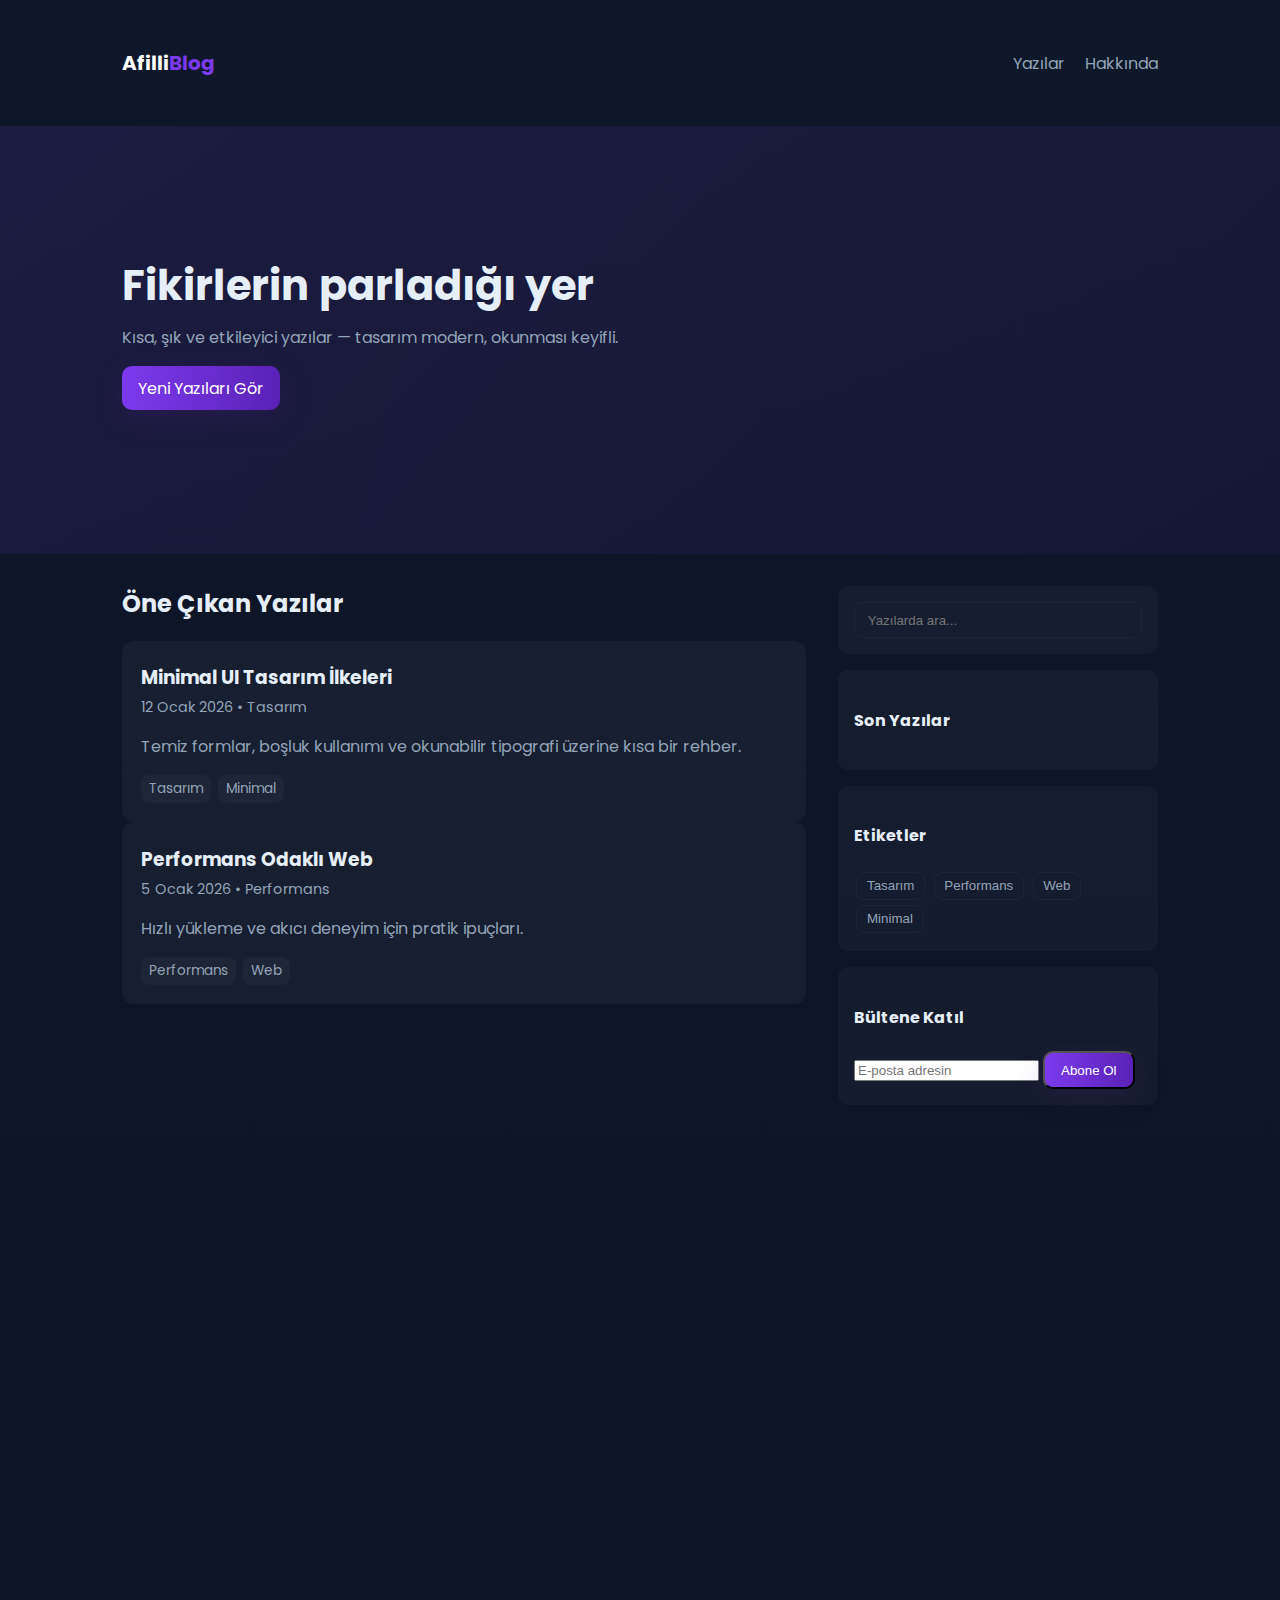
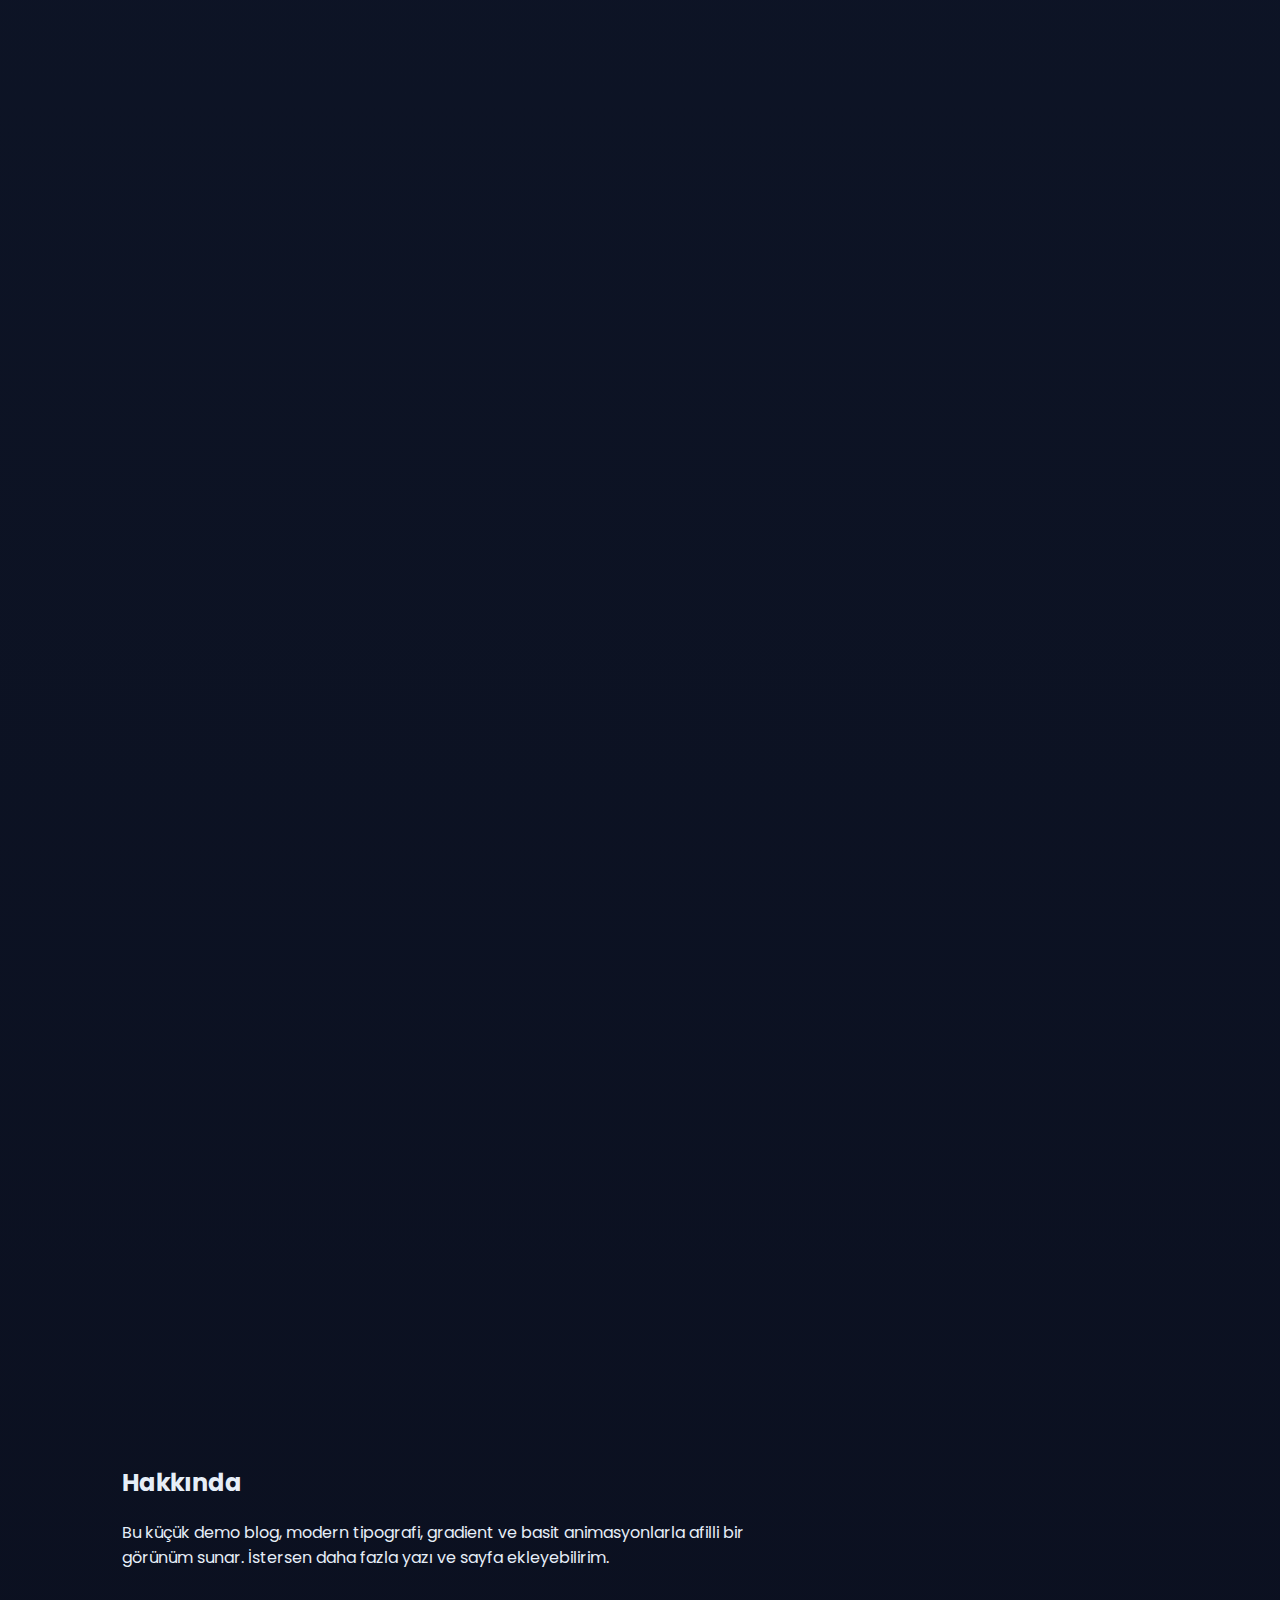
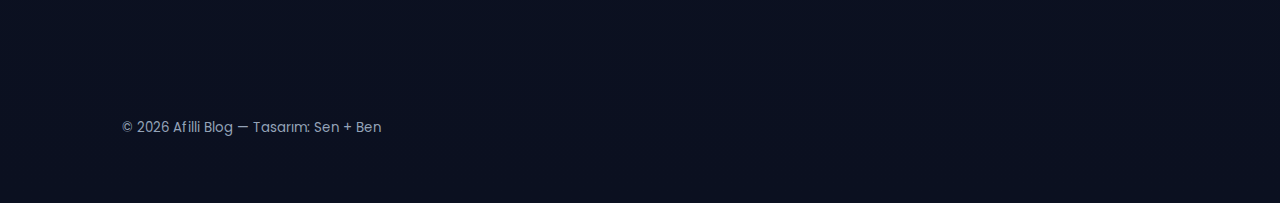
<file: index.html>
<!doctype html>
<html lang="tr">
<head>
  
  <script async src="https://www.googletagmanager.com/gtag/js?id=G-BHPZF3HH9C"></script>
  <script>
    window.dataLayer = window.dataLayer || [];
    function gtag(){dataLayer.push(arguments);}
    gtag('js', new Date());

    gtag('config', 'G-BHPZF3HH9C');
  </script>
  <meta name="google-site-verification" content="XGkEoF5x6cD7H_t8WLUtqfB189R0kCYMBsWnz6lGwuA" />
  <meta name="robots" content="index,follow">
  <link rel="canonical" href="https://siteeeeeee.vercel.app/">
  <link rel="sitemap" type="application/xml" title="Sitemap" href="/sitemap.xml">
  <script type="application/ld+json">
  {
    "@context": "https://schema.org",
    "@type": "Blog",
    "name": "Afilli Blog",
    "url": "https://siteeeeeee.vercel.app/",
    "description": "Kısa ve etkileyici yazılar, modern tasarım ve pratik ipuçları."
  }
  </script>
  <meta property="og:title" content="Afilli Blog">
  <meta property="og:description" content="Kısa ve etkileyici yazılar, modern tasarım ve pratik ipuçları.">
  <meta property="og:type" content="website">
  <meta property="og:url" content="https://siteeeeeee.vercel.app/">
  <meta charset="utf-8">
  <meta name="description" content="Afilli Blog — kısa ve etkileyici yazılar, modern tasarım ve pratik ipuçları.">
  <meta name="viewport" content="width=device-width,initial-scale=1">
  <title>Afilli Blog</title>
  <meta name="theme-color" content="#0f172a">
  <link rel="icon" href="favicon.svg" type="image/svg+xml">
  <link href="https://fonts.googleapis.com/css2?family=Poppins:wght@300;400;600;700&display=swap" rel="stylesheet">
  <link rel="stylesheet" href="styles.css">
</head>
<body>
  <header class="site-header">
    <div class="container header-row">
      <a class="brand" href="index.html">Afilli<span>Blog</span></a>
      <button class="nav-toggle" aria-label="Menü" aria-expanded="false">☰</button>
      <nav class="site-nav" id="site-nav" aria-label="Ana gezinme">
        <a href="#posts">Yazılar</a>
        <a href="#about">Hakkında</a>
      </nav>
    </div>
  </header>

  <main>
    <section class="hero">
      <div class="container hero-inner">
        <h1>Fikirlerin parladığı yer</h1>
        <p class="lead">Kısa, şık ve etkileyici yazılar — tasarım modern, okunması keyifli.</p>
        <p><a class="cta" href="#posts">Yeni Yazıları Gör</a></p>
      </div>
    </section>

    <div class="container blog-layout">
      <div class="content" role="main">
        <section id="posts" class="posts">
          <h2>Öne Çıkan Yazılar</h2>
          <div class="post-list">
            <article class="post-item card reveal" data-tags="tasarım,minimal">
              <a href="posts/post1.html">
                <h3>Minimal UI Tasarım İlkeleri</h3>
                <p class="meta">12 Ocak 2026 • Tasarım</p>
                <p>Temiz formlar, boşluk kullanımı ve okunabilir tipografi üzerine kısa bir rehber.</p>
              </a>
              <div class="tags"><span class="tag">Tasarım</span><span class="tag">Minimal</span></div>
            </article>

            <article class="post-item card reveal" data-tags="performans,web">
              <a href="posts/post2.html">
                <h3>Performans Odaklı Web</h3>
                <p class="meta">5 Ocak 2026 • Performans</p>
                <p>Hızlı yükleme ve akıcı deneyim için pratik ipuçları.</p>
              </a>
              <div class="tags"><span class="tag">Performans</span><span class="tag">Web</span></div>
            </article>

            <article class="post-item card reveal" data-tags="erişilebilirlik,tasarım">
              <a href="posts/post3.html">
                <h3>Erişilebilirlik ve Kullanılabilirlik</h3>
                <p class="meta">28 Aralık 2025 • Erişilebilirlik</p>
                <p>Web projelerinde erişilebilirlik sadece etik bir sorumluluk değil, aynı zamanda daha geniş bir kullanıcı kitlesine ulaşmanın anahtarıdır.</p>
              </a>
              <div class="tags"><span class="tag">Erişilebilirlik</span><span class="tag">Tasarım</span></div>
            </article>

            <article class="post-item card reveal" data-tags="seo,performans">
              <a href="posts/post4.html">
                <h3>SEO İçin Teknik İpuçları</h3>
                <p class="meta">20 Aralık 2025 • SEO</p>
                <p>Arama motorları için içerik optimizasyonu, yapılandırılmış veri ve hızlı yükleme süreleri birleştiğinde sonuç verir.</p>
              </a>
              <div class="tags"><span class="tag">SEO</span><span class="tag">Performans</span></div>
            </article>

            <article class="post-item card reveal" data-tags="css,tasarım">
              <a href="posts/post5.html">
                <h3>Modern CSS Teknikleri</h3>
                <p class="meta">15 Aralık 2025 • CSS</p>
                <p>Grid, Flexbox, değişkenler ve animasyonları birleştirerek sade ama güçlü arayüzler oluşturabilirsiniz.</p>
              </a>
              <div class="tags"><span class="tag">CSS</span><span class="tag">Tasarım</span></div>
            </article>

            <article class="post-item card reveal" data-tags="javascript,etkileşim">
              <a href="posts/post6.html">
                <h3>Minimal JavaScript: Doğru Araçlar</h3>
                <p class="meta">1 Aralık 2025 • JavaScript</p>
                <p>İhtiyaç duyulan davranışı eklerken, performansı ve bakım kolaylığını korumanın yolları.</p>
              </a>
              <div class="tags"><span class="tag">JavaScript</span><span class="tag">Etkileşim</span></div>
            </article>

            <article class="post-item card reveal" data-tags="tasarım,marka">
              <a href="posts/post7.html">
                <h3>Marka Dili ve Görsel Kimlik</h3>
                <p class="meta">10 Kasım 2025 • Marka</p>
                <p>Tutarlı bir görsel kimlik, kullanıcı güveni ve hatırlanabilirlik için kritik öneme sahiptir.</p>
              </a>
              <div class="tags"><span class="tag">Marka</span><span class="tag">Tasarım</span></div>
            </article>

            <article class="post-item card reveal" data-tags="içerik,yayıncılık">
              <a href="posts/post8.html">
                <h3>İçerik Stratejisi: Okuyucu Odaklı Yazma</h3>
                <p class="meta">2 Kasım 2025 • İçerik</p>
                <p>Okuyucunun dikkatini çekmek ve tutmak için yapılandırılmış, fayda odaklı içerik üretimi.</p>
              </a>
              <div class="tags"><span class="tag">İçerik</span><span class="tag">Yayıncılık</span></div>
            </article>

            <article class="post-item card reveal" data-tags="veri,analytics">
              <a href="posts/post9.html">
                <h3>Analitik ve Karar Verme</h3>
                <p class="meta">18 Ekim 2025 • Veri</p>
                <p>Veri yalnızca toplandığında değil, doğru yorumlandığında değer üretir. A/B testleri ve temel metrikler üzerine pratik rehber.</p>
              </a>
              <div class="tags"><span class="tag">Analitik</span><span class="tag">Veri</span></div>
            </article>

            <article class="post-item card reveal" data-tags="optimizasyon,ux">
              <a href="posts/post10.html">
                <h3>Hız Optimizasyonu: Gerçek Dünya Teknikleri</h3>
                <p class="meta">3 Ekim 2025 • Performans</p>
                <p>Gerçek kullanıcı verilerine (RUM) dayanan optimizasyon yaklaşımları ve önceliklendirme stratejileri.</p>
              </a>
              <div class="tags"><span class="tag">Optimizasyon</span><span class="tag">UX</span></div>
            </article>

            <article class="post-item card reveal" data-tags="sunucu,devops">
              <a href="posts/post11.html">
                <h3>Basit ve Güvenilir Deploy Süreçleri</h3>
                <p class="meta">20 Eylül 2025 • DevOps</p>
                <p>Küçük ekipler için otomasyon, rollback stratejileri ve güvenilir dağıtım adımları.</p>
              </a>
              <div class="tags"><span class="tag">DevOps</span><span class="tag">Deploy</span></div>
            </article>

            <article class="post-item card reveal" data-tags="gelişme,kariyer">
              <a href="posts/post12.html">
                <h3>Yazılım Geliştiricisi Olarak Sürekli Öğrenme</h3>
                <p class="meta">1 Eylül 2025 • Kariyer</p>
                <p>Teknoloji hızla değişiyor; sürekli öğrenme alışkanlıkları ve pratik yollar üzerine derin bir inceleme.</p>
              </a>
              <div class="tags"><span class="tag">Kariyer</span><span class="tag">Öğrenme</span></div>
            </article>
          </div>
        </section>

        <section id="about" class="about">
          <h2>Hakkında</h2>
          <p>Bu küçük demo blog, modern tipografi, gradient ve basit animasyonlarla afilli bir görünüm sunar. İstersen daha fazla yazı ve sayfa ekleyebilirim.</p>
        </section>
      </div>

      <aside class="sidebar">
        <div class="widget">
          <label for="search-input" class="visually-hidden">Yazılarda ara</label>
          <input id="search-input" class="search" placeholder="Yazılarda ara..." aria-label="Yazılarda ara">
        </div>

        <div class="widget">
          <h4>Son Yazılar</h4>
          <ul id="recent-posts" class="recent-posts"></ul>
        </div>

        <div class="widget">
          <h4>Etiketler</h4>
          <div class="tags">
            <button class="tag-filter">Tasarım</button>
            <button class="tag-filter">Performans</button>
            <button class="tag-filter">Web</button>
            <button class="tag-filter">Minimal</button>
          </div>
        </div>

        <div class="widget">
          <h4>Bültene Katıl</h4>
          <form id="newsletter" action="#" onsubmit="return false;">
            <input type="email" placeholder="E-posta adresin" required>
            <button class="cta" type="submit">Abone Ol</button>
          </form>
        </div>
      </aside>
    </div>
  </main>

  <footer class="site-footer">
    <div class="container"><small>© 2026 Afilli Blog — Tasarım: Sen + Ben</small></div>
  </footer>

  <script src="script.js"></script>
</body>
</html>
</file>
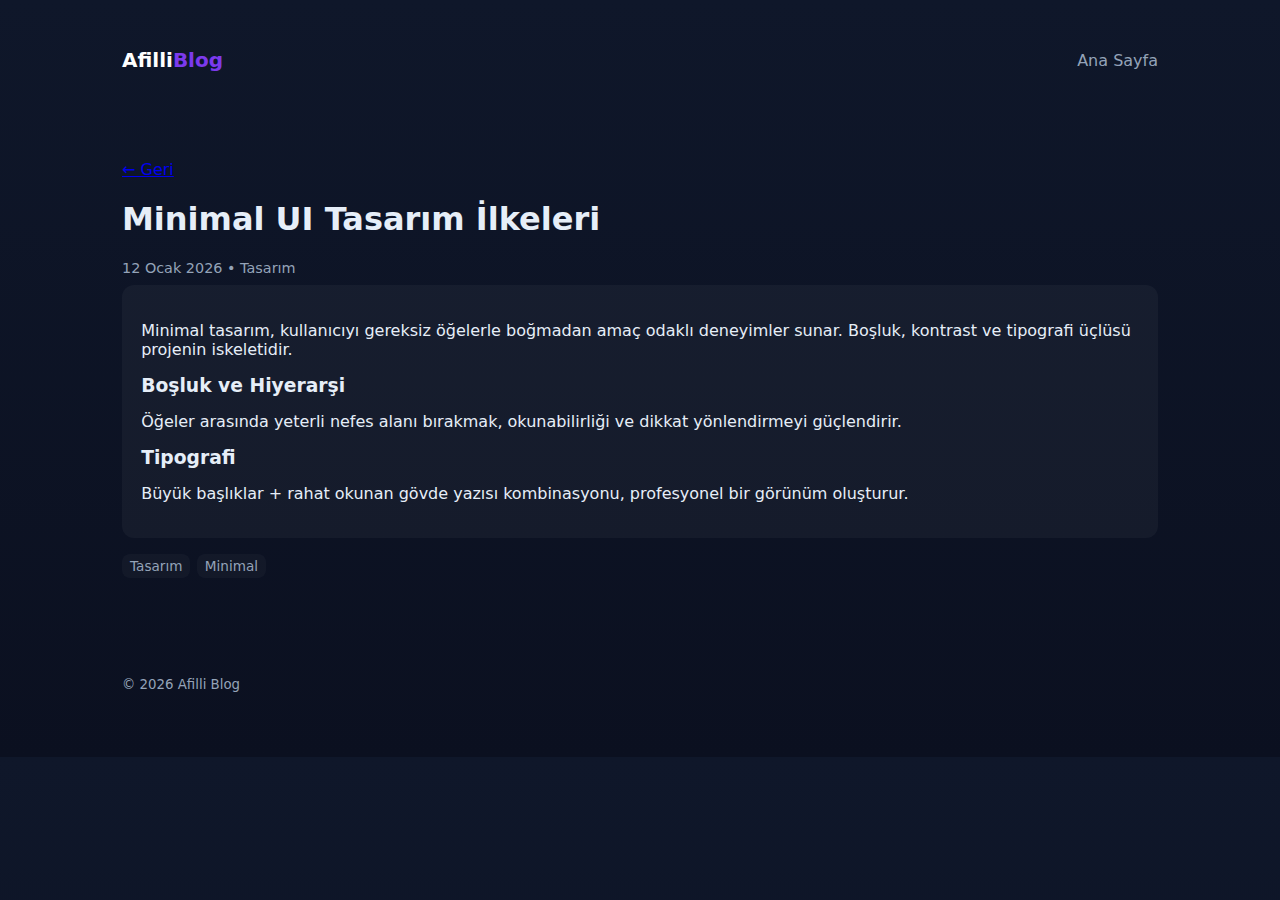
<file: posts/post1.html>
<!doctype html>
<html lang="tr">
<head>
  <script async src="https://www.googletagmanager.com/gtag/js?id=G-BHPZF3HH9C"></script>
  <script>
    window.dataLayer = window.dataLayer || [];
    function gtag(){dataLayer.push(arguments);}
    gtag('js', new Date());

    gtag('config', 'G-BHPZF3HH9C');
  </script>
</head>
  <meta name="robots" content="index,follow">
  <link rel="canonical" href="https://siteeeeeee.vercel.app/posts/post1.html">
  <script type="application/ld+json">
  {
    "@context":"https://schema.org",
    "@type":"Article",
    "headline":"Minimal UI Tasarım İlkeleri",
    "datePublished":"2026-01-12",
    "author": { "@type":"Person","name":"Afilli Blog" },
    "mainEntityOfPage": "https://siteeeeeee.vercel.app/posts/post1.html",
    "publisher": { "@type":"Organization","name":"Afilli Blog" }
  }
  </script>
  <meta charset="utf-8">
  <meta name="viewport" content="width=device-width,initial-scale=1">
  <title>Minimal UI Tasarım İlkeleri — Afilli Blog</title>
  <meta name="description" content="Minimal UI Tasarım İlkeleri: boşluk, tipografi ve hiyerarşi üzerine kısa rehber.">
  <link href="../styles.css" rel="stylesheet">
</head>
<body>
  <header class="site-header">
    <div class="container header-row">
      <a class="brand" href="../index.html">Afilli<span>Blog</span></a>
      <nav class="site-nav">
        <a href="../index.html">Ana Sayfa</a>
      </nav>
    </div>
  </header>

  <main class="container" style="padding-top:2.5rem">
    <a href="../index.html">← Geri</a>
    <h1>Minimal UI Tasarım İlkeleri</h1>
    <p class="meta">12 Ocak 2026 • Tasarım</p>
    <article class="post card">
      <p>Minimal tasarım, kullanıcıyı gereksiz öğelerle boğmadan amaç odaklı deneyimler sunar. Boşluk, kontrast ve tipografi üçlüsü projenin iskeletidir.</p>
      <h3>Boşluk ve Hiyerarşi</h3>
      <p>Öğeler arasında yeterli nefes alanı bırakmak, okunabilirliği ve dikkat yönlendirmeyi güçlendirir.</p>
      <h3>Tipografi</h3>
      <p>Büyük başlıklar + rahat okunan gövde yazısı kombinasyonu, profesyonel bir görünüm oluşturur.</p>
    </article>

    <div class="tags" style="margin-top:1rem"><span class="tag">Tasarım</span><span class="tag">Minimal</span></div>
  </main>

  <footer class="site-footer">
    <div class="container"><small>© 2026 Afilli Blog</small></div>
  </footer>

  <script src="../script.js"></script>
</body>
</html>
</file>
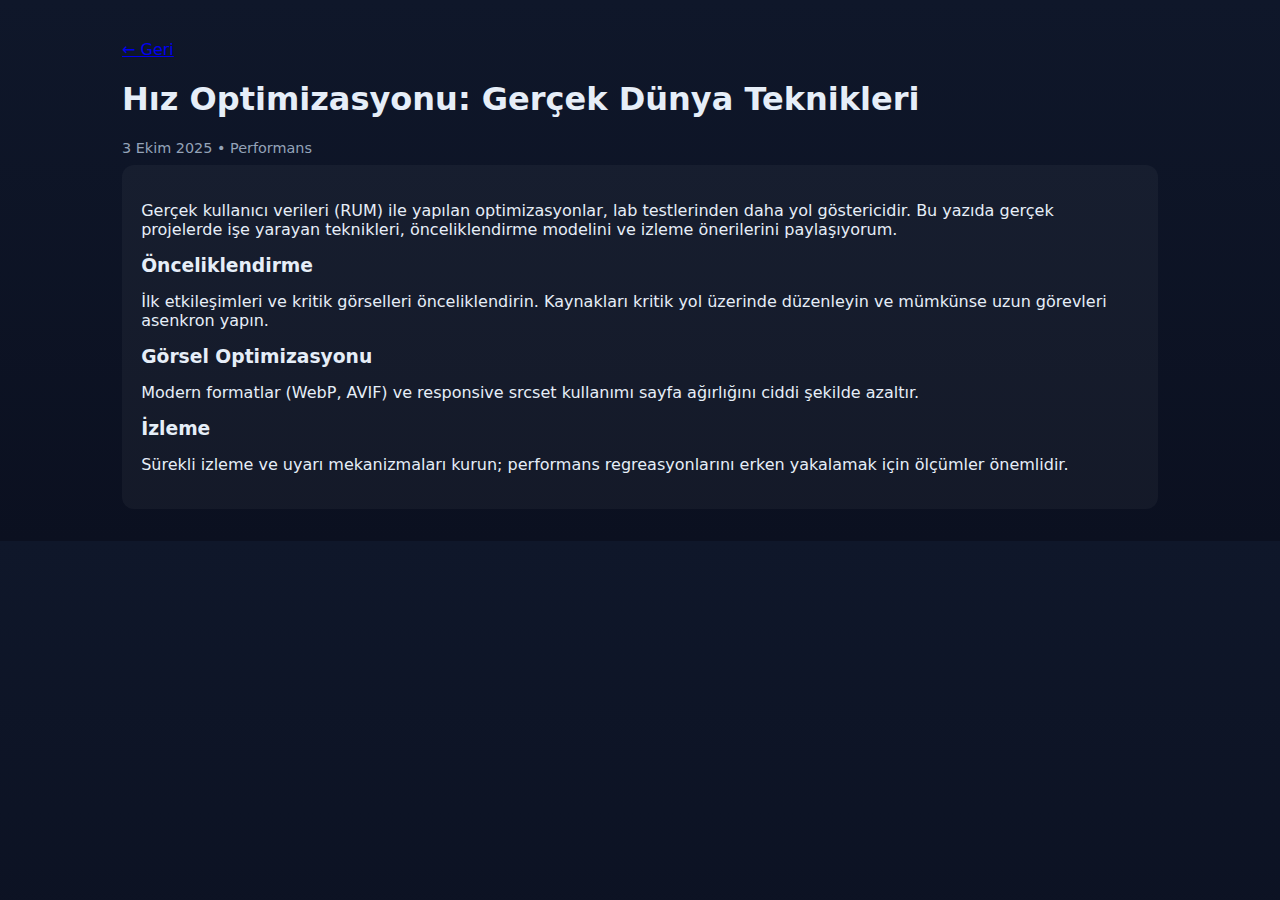
<file: posts/post10.html>
<!doctype html>
<html lang="tr">
<head>
  <script async src="https://www.googletagmanager.com/gtag/js?id=G-BHPZF3HH9C"></script>
  <script>
    window.dataLayer = window.dataLayer || [];
    function gtag(){dataLayer.push(arguments);}
    gtag('js', new Date());

    gtag('config', 'G-BHPZF3HH9C');
  </script>
  <meta charset="utf-8">
  <meta name="viewport" content="width=device-width,initial-scale=1">
  <title>Hız Optimizasyonu: Gerçek Dünya Teknikleri — Afilli Blog</title>
  <link href="../styles.css" rel="stylesheet">
</head>
<body>
  <main class="container" style="padding-top:2.5rem">
    <a href="../index.html">← Geri</a>
    <h1>Hız Optimizasyonu: Gerçek Dünya Teknikleri</h1>
    <p class="meta">3 Ekim 2025 • Performans</p>
    <article class="post card">
      <p>Gerçek kullanıcı verileri (RUM) ile yapılan optimizasyonlar, lab testlerinden daha yol göstericidir. Bu yazıda gerçek projelerde işe yarayan teknikleri, önceliklendirme modelini ve izleme önerilerini paylaşıyorum.</p>

      <h3>Önceliklendirme</h3>
      <p>İlk etkileşimleri ve kritik görselleri önceliklendirin. Kaynakları kritik yol üzerinde düzenleyin ve mümkünse uzun görevleri asenkron yapın.</p>

      <h3>Görsel Optimizasyonu</h3>
      <p>Modern formatlar (WebP, AVIF) ve responsive srcset kullanımı sayfa ağırlığını ciddi şekilde azaltır.</p>

      <h3>İzleme</h3>
      <p>Sürekli izleme ve uyarı mekanizmaları kurun; performans regreasyonlarını erken yakalamak için ölçümler önemlidir.</p>
    </article>
  </main>
  <script src="../script.js"></script>
</body>
</html>
</file>
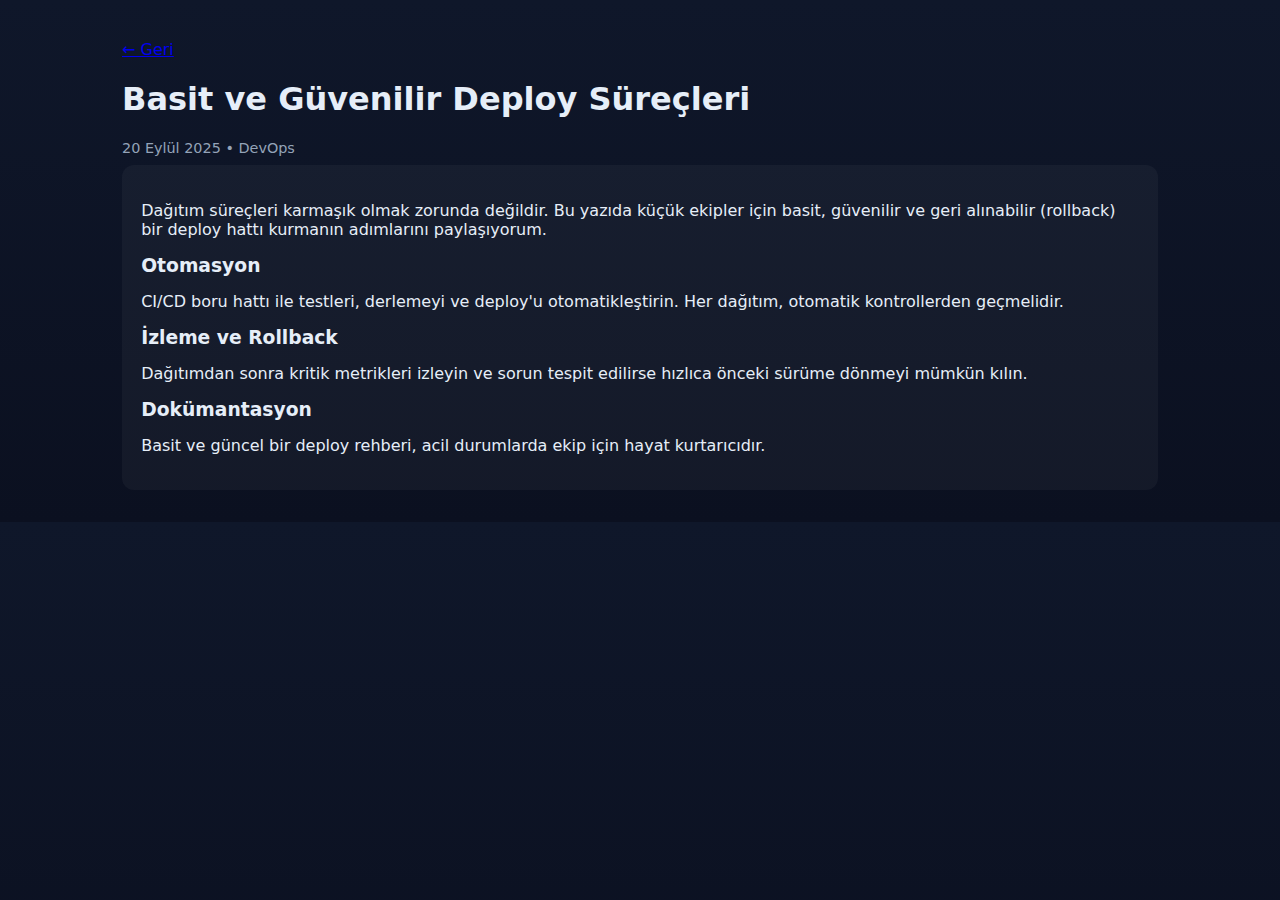
<file: posts/post11.html>
<!doctype html>
<html lang="tr">
<head>
  <script async src="https://www.googletagmanager.com/gtag/js?id=G-BHPZF3HH9C"></script>
  <script>
    window.dataLayer = window.dataLayer || [];
    function gtag(){dataLayer.push(arguments);}
    gtag('js', new Date());

    gtag('config', 'G-BHPZF3HH9C');
  </script>
  <meta name="robots" content="index,follow">
  <link rel="canonical" href="https://siteeeeeee.vercel.app/posts/post11.html">
  <script type="application/ld+json">
  {
    "@context":"https://schema.org",
    "@type":"Article",
    "headline":"Basit ve Güvenilir Deploy Süreçleri",
    "datePublished":"2025-09-20",
    "author": { "@type":"Person","name":"Afilli Blog" },
    "mainEntityOfPage": "https://siteeeeeee.vercel.app/posts/post11.html",
    "publisher": { "@type":"Organization","name":"Afilli Blog" }
  }
  </script>
  <meta charset="utf-8">
  <meta name="viewport" content="width=device-width,initial-scale=1">
  <title>Basit ve Güvenilir Deploy Süreçleri — Afilli Blog</title>
  <link href="../styles.css" rel="stylesheet">
</head>
<body>
  <main class="container" style="padding-top:2.5rem">
    <a href="../index.html">← Geri</a>
    <h1>Basit ve Güvenilir Deploy Süreçleri</h1>
    <p class="meta">20 Eylül 2025 • DevOps</p>
    <article class="post card">
      <p>Dağıtım süreçleri karmaşık olmak zorunda değildir. Bu yazıda küçük ekipler için basit, güvenilir ve geri alınabilir (rollback) bir deploy hattı kurmanın adımlarını paylaşıyorum.</p>

      <h3>Otomasyon</h3>
      <p>CI/CD boru hattı ile testleri, derlemeyi ve deploy'u otomatikleştirin. Her dağıtım, otomatik kontrollerden geçmelidir.</p>

      <h3>İzleme ve Rollback</h3>
      <p>Dağıtımdan sonra kritik metrikleri izleyin ve sorun tespit edilirse hızlıca önceki sürüme dönmeyi mümkün kılın.</p>

      <h3>Dokümantasyon</h3>
      <p>Basit ve güncel bir deploy rehberi, acil durumlarda ekip için hayat kurtarıcıdır.</p>
    </article>
  </main>
  <script src="../script.js"></script>
</body>
</html>
</file>
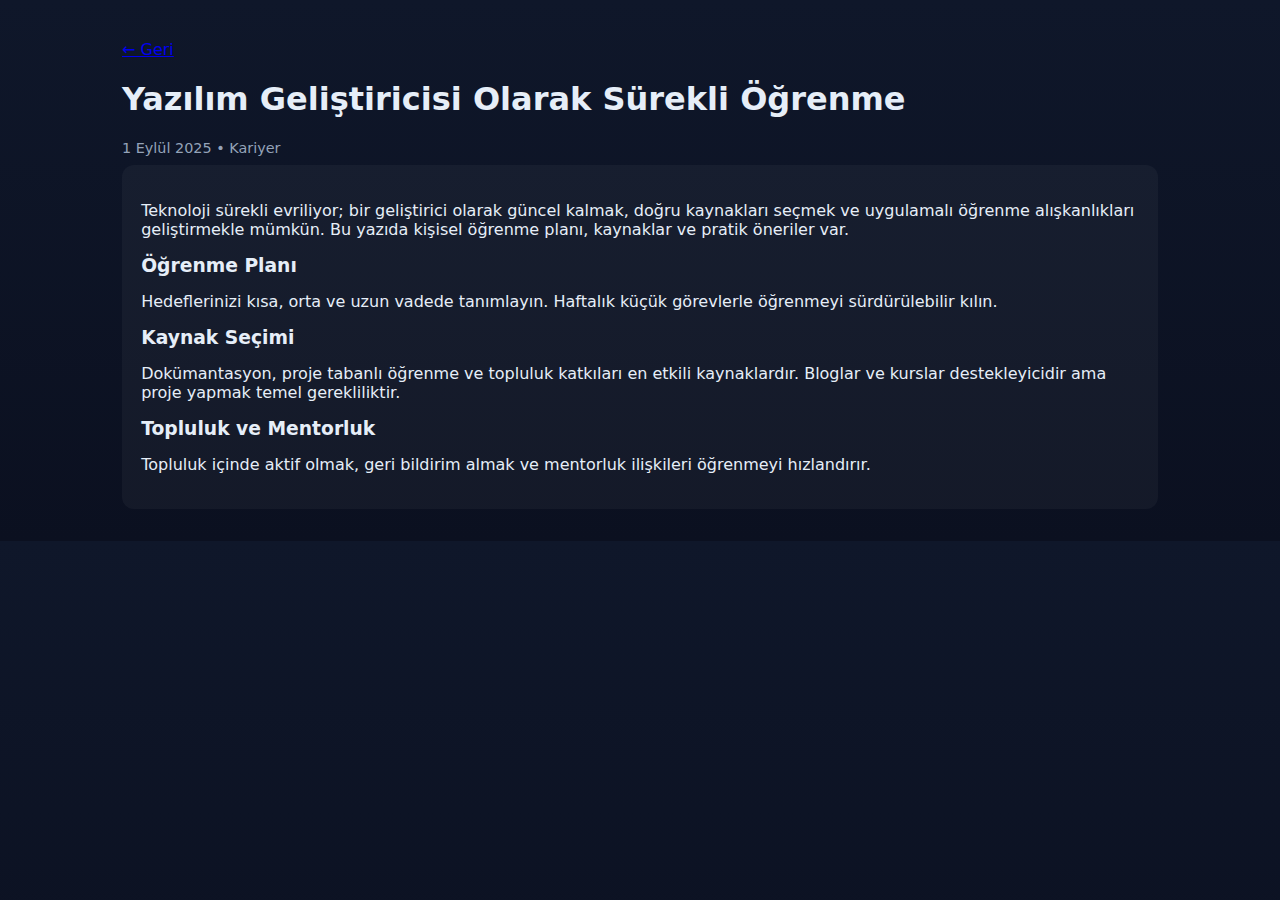
<file: posts/post12.html>
<!doctype html>
<html lang="tr">
<head>
  <meta charset="utf-8">
  <meta name="viewport" content="width=device-width,initial-scale=1">
  <title>Yazılım Geliştiricisi Olarak Sürekli Öğrenme — Afilli Blog</title>
  <link href="../styles.css" rel="stylesheet">
</head>
<body>
  <main class="container" style="padding-top:2.5rem">
    <a href="../index.html">← Geri</a>
    <h1>Yazılım Geliştiricisi Olarak Sürekli Öğrenme</h1>
    <p class="meta">1 Eylül 2025 • Kariyer</p>
    <article class="post card">
      <p>Teknoloji sürekli evriliyor; bir geliştirici olarak güncel kalmak, doğru kaynakları seçmek ve uygulamalı öğrenme alışkanlıkları geliştirmekle mümkün. Bu yazıda kişisel öğrenme planı, kaynaklar ve pratik öneriler var.</p>

      <h3>Öğrenme Planı</h3>
      <p>Hedeflerinizi kısa, orta ve uzun vadede tanımlayın. Haftalık küçük görevlerle öğrenmeyi sürdürülebilir kılın.</p>

      <h3>Kaynak Seçimi</h3>
      <p>Dokümantasyon, proje tabanlı öğrenme ve topluluk katkıları en etkili kaynaklardır. Bloglar ve kurslar destekleyicidir ama proje yapmak temel gerekliliktir.</p>

      <h3>Topluluk ve Mentorluk</h3>
      <p>Topluluk içinde aktif olmak, geri bildirim almak ve mentorluk ilişkileri öğrenmeyi hızlandırır.</p>
    </article>
  </main>
  <script src="../script.js"></script>
</body>
</html>
</file>
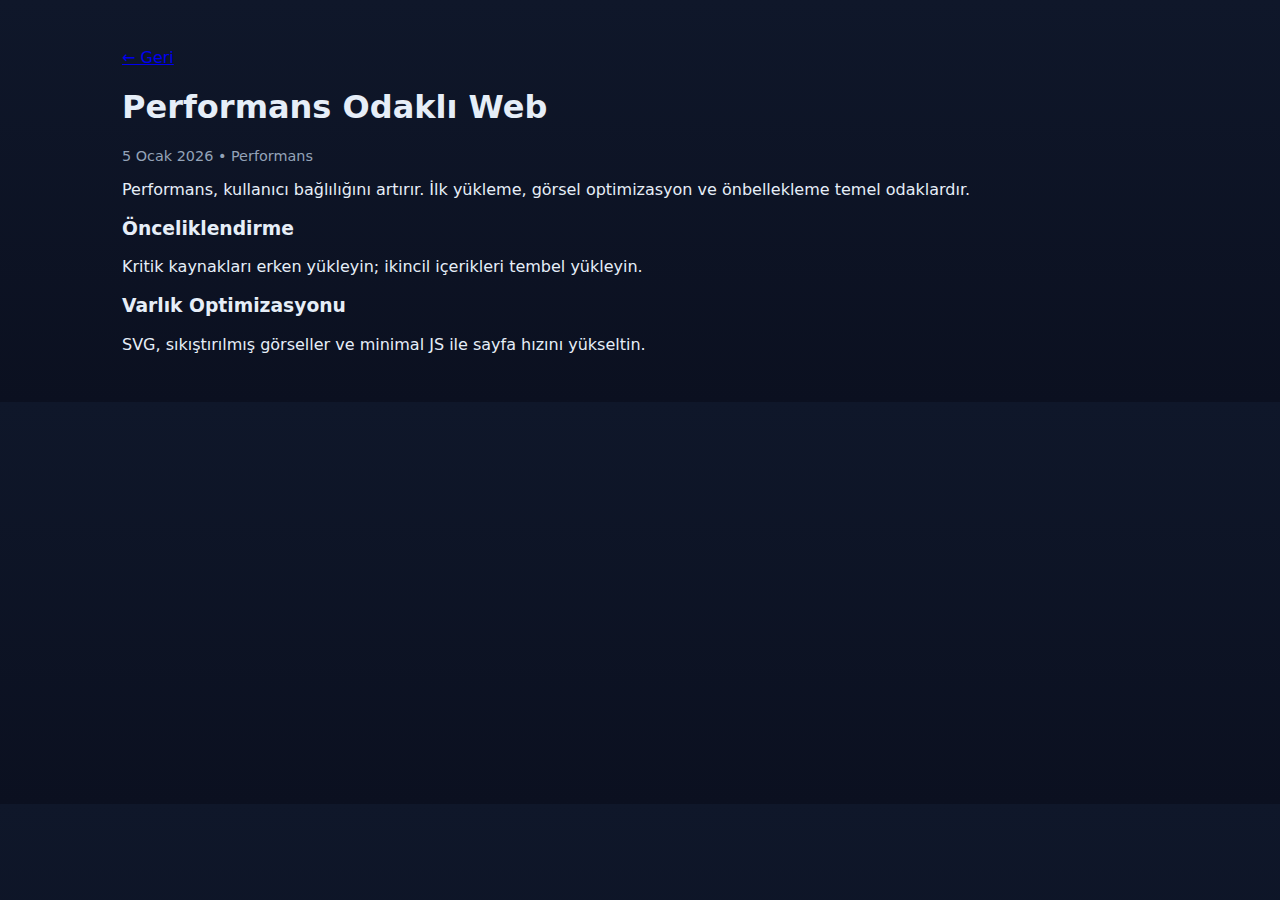
<file: posts/post2.html>
<!doctype html>
<html lang="tr">
<head>
  <meta charset="utf-8">
  <meta name="viewport" content="width=device-width,initial-scale=1">
  <title>Performans Odaklı Web — Afilli Blog</title>
  <link href="../styles.css" rel="stylesheet">
</head>
<body>
  <div class="container" style="padding-top:3rem">
    <a href="../index.html">← Geri</a>
    <h1>Performans Odaklı Web</h1>
    <p class="meta">5 Ocak 2026 • Performans</p>
    <article>
      <p>Performans, kullanıcı bağlılığını artırır. İlk yükleme, görsel optimizasyon ve önbellekleme temel odaklardır.</p>
      <h3>Önceliklendirme</h3>
      <p>Kritik kaynakları erken yükleyin; ikincil içerikleri tembel yükleyin.</p>
      <h3>Varlık Optimizasyonu</h3>
      <p>SVG, sıkıştırılmış görseller ve minimal JS ile sayfa hızını yükseltin.</p>
    </article>
  </div>
</body>
</html>
</file>
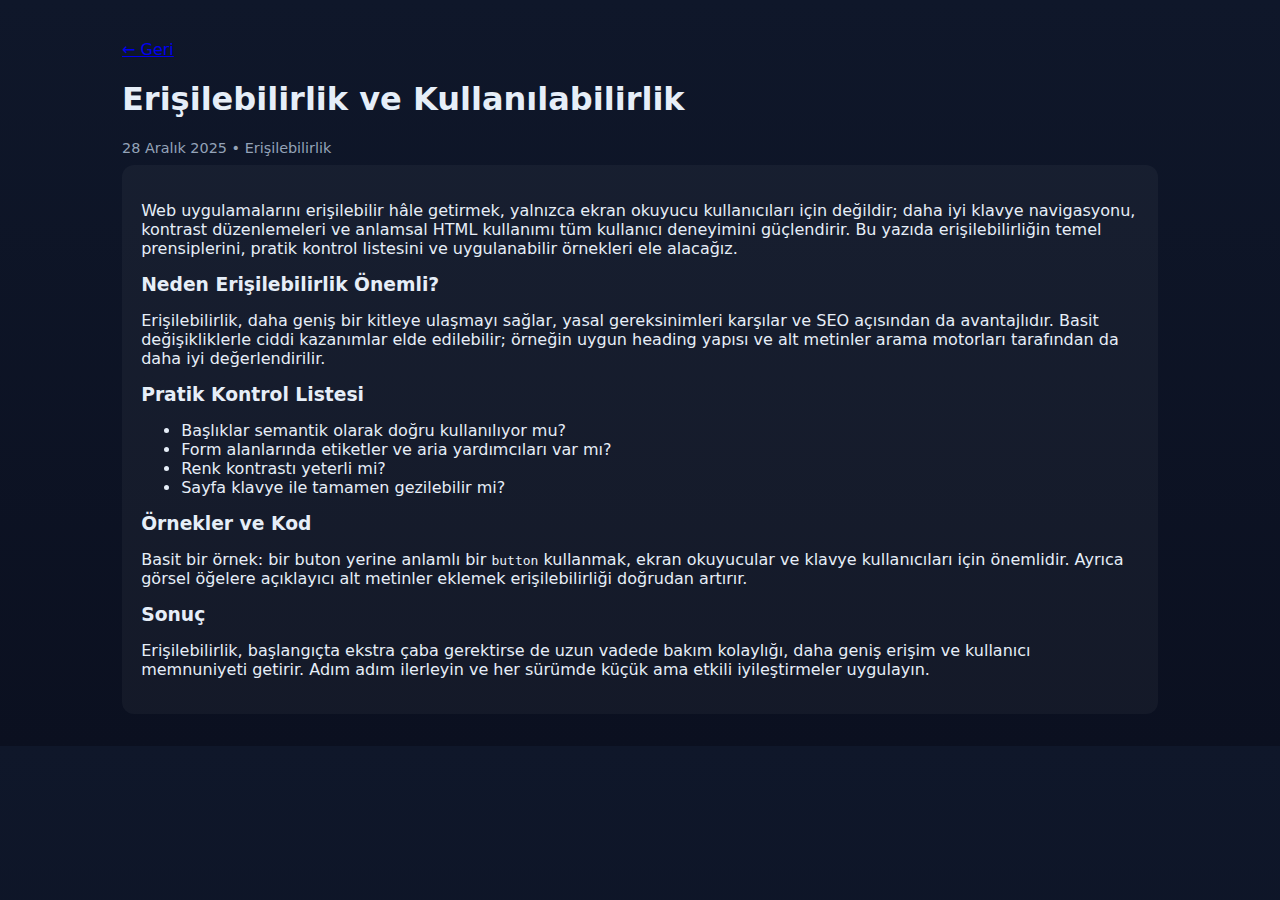
<file: posts/post3.html>
<!doctype html>
<html lang="tr">
<head>
  <meta charset="utf-8">
  <meta name="viewport" content="width=device-width,initial-scale=1">
  <title>Erişilebilirlik ve Kullanılabilirlik — Afilli Blog</title>
  <link href="../styles.css" rel="stylesheet">
</head>
<body>
  <main class="container" style="padding-top:2.5rem">
    <a href="../index.html">← Geri</a>
    <h1>Erişilebilirlik ve Kullanılabilirlik</h1>
    <p class="meta">28 Aralık 2025 • Erişilebilirlik</p>
    <article class="post card">
      <p>Web uygulamalarını erişilebilir hâle getirmek, yalnızca ekran okuyucu kullanıcıları için değildir; daha iyi klavye navigasyonu, kontrast düzenlemeleri ve anlamsal HTML kullanımı tüm kullanıcı deneyimini güçlendirir. Bu yazıda erişilebilirliğin temel prensiplerini, pratik kontrol listesini ve uygulanabilir örnekleri ele alacağız.</p>

      <h3>Neden Erişilebilirlik Önemli?</h3>
      <p>Erişilebilirlik, daha geniş bir kitleye ulaşmayı sağlar, yasal gereksinimleri karşılar ve SEO açısından da avantajlıdır. Basit değişikliklerle ciddi kazanımlar elde edilebilir; örneğin uygun heading yapısı ve alt metinler arama motorları tarafından da daha iyi değerlendirilir.</p>

      <h3>Pratik Kontrol Listesi</h3>
      <ul>
        <li>Başlıklar semantik olarak doğru kullanılıyor mu?</li>
        <li>Form alanlarında etiketler ve aria yardımcıları var mı?</li>
        <li>Renk kontrastı yeterli mi?</li>
        <li>Sayfa klavye ile tamamen gezilebilir mi?</li>
      </ul>

      <h3>Örnekler ve Kod</h3>
      <p>Basit bir örnek: bir buton yerine anlamlı bir <code>button</code> kullanmak, ekran okuyucular ve klavye kullanıcıları için önemlidir. Ayrıca görsel öğelere açıklayıcı alt metinler eklemek erişilebilirliği doğrudan artırır.</p>

      <h3>Sonuç</h3>
      <p>Erişilebilirlik, başlangıçta ekstra çaba gerektirse de uzun vadede bakım kolaylığı, daha geniş erişim ve kullanıcı memnuniyeti getirir. Adım adım ilerleyin ve her sürümde küçük ama etkili iyileştirmeler uygulayın.</p>
    </article>
  </main>
  <script src="../script.js"></script>
</body>
</html>
</file>
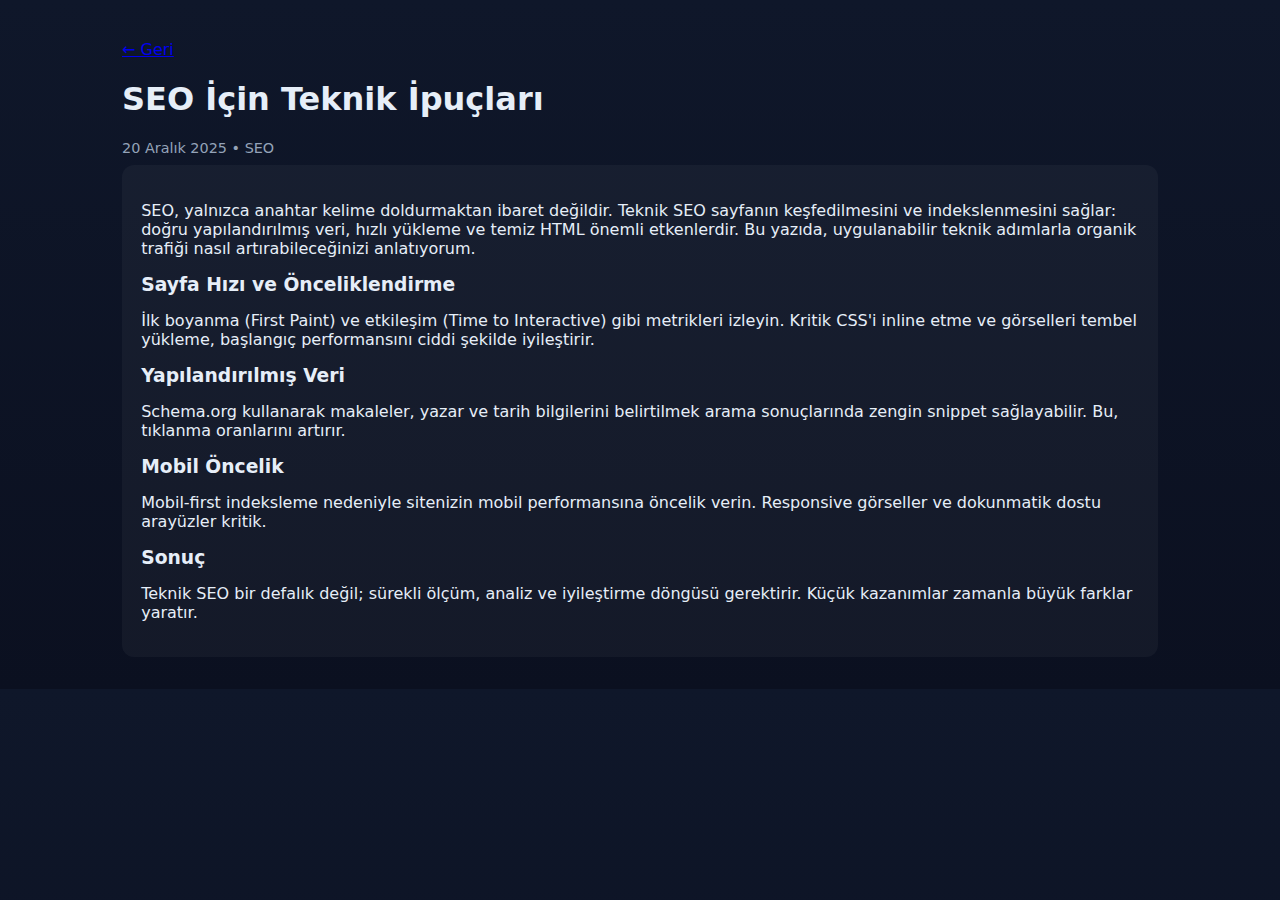
<file: posts/post4.html>
<!doctype html>
<html lang="tr">
<head>
  <script async src="https://www.googletagmanager.com/gtag/js?id=G-BHPZF3HH9C"></script>
  <script>
    window.dataLayer = window.dataLayer || [];
    function gtag(){dataLayer.push(arguments);}
    gtag('js', new Date());

    gtag('config', 'G-BHPZF3HH9C');
  </script>
  <meta charset="utf-8">
  <meta name="viewport" content="width=device-width,initial-scale=1">
  <title>SEO İçin Teknik İpuçları — Afilli Blog</title>
  <link href="../styles.css" rel="stylesheet">
</head>
<body>
  <main class="container" style="padding-top:2.5rem">
    <a href="../index.html">← Geri</a>
    <h1>SEO İçin Teknik İpuçları</h1>
    <p class="meta">20 Aralık 2025 • SEO</p>
    <article class="post card">
      <p>SEO, yalnızca anahtar kelime doldurmaktan ibaret değildir. Teknik SEO sayfanın keşfedilmesini ve indekslenmesini sağlar: doğru yapılandırılmış veri, hızlı yükleme ve temiz HTML önemli etkenlerdir. Bu yazıda, uygulanabilir teknik adımlarla organik trafiği nasıl artırabileceğinizi anlatıyorum.</p>

      <h3>Sayfa Hızı ve Önceliklendirme</h3>
      <p>İlk boyanma (First Paint) ve etkileşim (Time to Interactive) gibi metrikleri izleyin. Kritik CSS'i inline etme ve görselleri tembel yükleme, başlangıç performansını ciddi şekilde iyileştirir.</p>

      <h3>Yapılandırılmış Veri</h3>
      <p>Schema.org kullanarak makaleler, yazar ve tarih bilgilerini belirtilmek arama sonuçlarında zengin snippet sağlayabilir. Bu, tıklanma oranlarını artırır.</p>

      <h3>Mobil Öncelik</h3>
      <p>Mobil-first indeksleme nedeniyle sitenizin mobil performansına öncelik verin. Responsive görseller ve dokunmatik dostu arayüzler kritik.</p>

      <h3>Sonuç</h3>
      <p>Teknik SEO bir defalık değil; sürekli ölçüm, analiz ve iyileştirme döngüsü gerektirir. Küçük kazanımlar zamanla büyük farklar yaratır.</p>
    </article>
  </main>
  <script src="../script.js"></script>
</body>
</html>
</file>
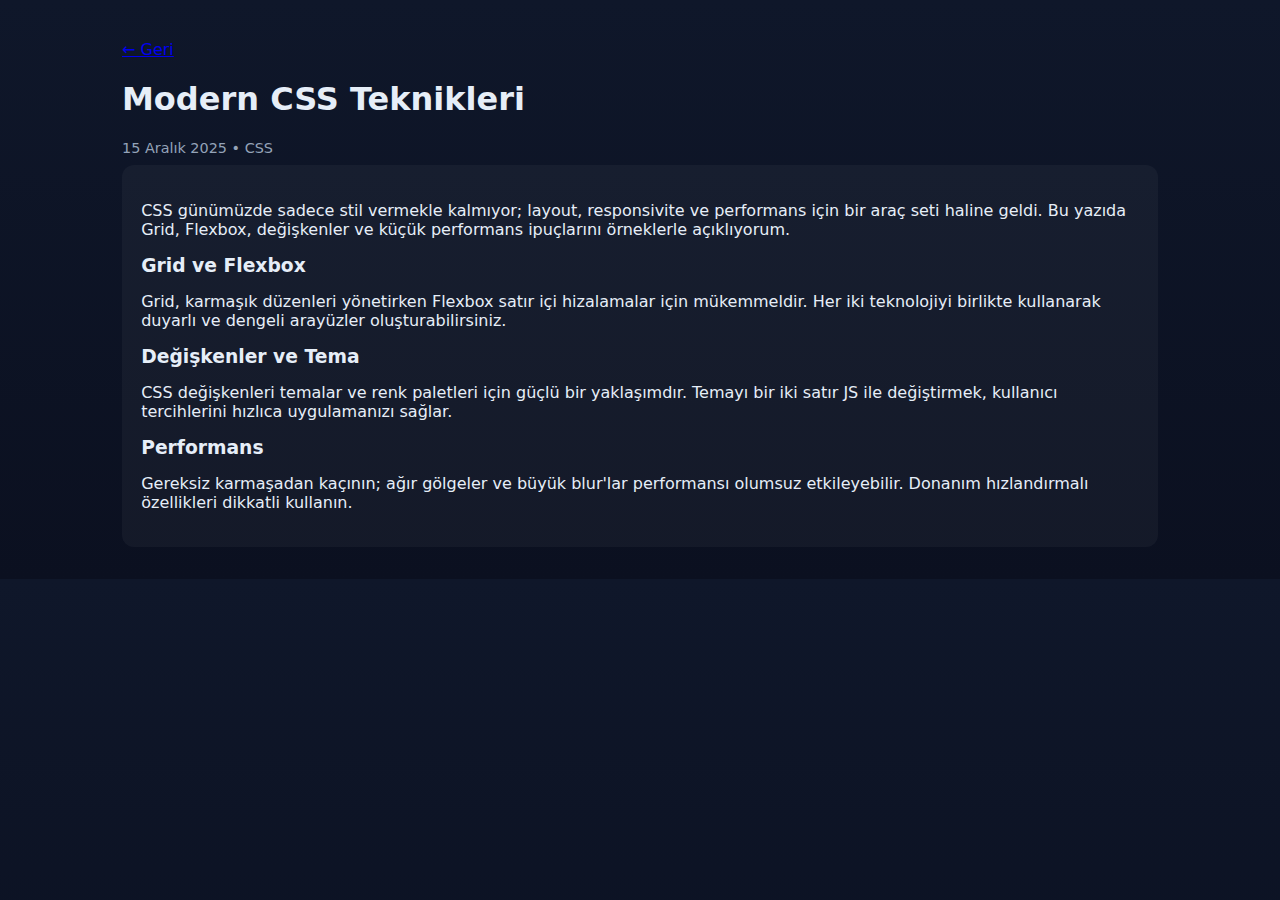
<file: posts/post5.html>
<!doctype html>
<html lang="tr">
<head>
  <script async src="https://www.googletagmanager.com/gtag/js?id=G-BHPZF3HH9C"></script>
  <script>
    window.dataLayer = window.dataLayer || [];
    function gtag(){dataLayer.push(arguments);}
    gtag('js', new Date());

    gtag('config', 'G-BHPZF3HH9C');
  </script>
  <meta charset="utf-8">
  <meta name="viewport" content="width=device-width,initial-scale=1">
  <title>Modern CSS Teknikleri — Afilli Blog</title>
  <link href="../styles.css" rel="stylesheet">
</head>
<body>
  <main class="container" style="padding-top:2.5rem">
    <a href="../index.html">← Geri</a>
    <h1>Modern CSS Teknikleri</h1>
    <p class="meta">15 Aralık 2025 • CSS</p>
    <article class="post card">
      <p>CSS günümüzde sadece stil vermekle kalmıyor; layout, responsivite ve performans için bir araç seti haline geldi. Bu yazıda Grid, Flexbox, değişkenler ve küçük performans ipuçlarını örneklerle açıklıyorum.</p>

      <h3>Grid ve Flexbox</h3>
      <p>Grid, karmaşık düzenleri yönetirken Flexbox satır içi hizalamalar için mükemmeldir. Her iki teknolojiyi birlikte kullanarak duyarlı ve dengeli arayüzler oluşturabilirsiniz.</p>

      <h3>Değişkenler ve Tema</h3>
      <p>CSS değişkenleri temalar ve renk paletleri için güçlü bir yaklaşımdır. Temayı bir iki satır JS ile değiştirmek, kullanıcı tercihlerini hızlıca uygulamanızı sağlar.</p>

      <h3>Performans</h3>
      <p>Gereksiz karmaşadan kaçının; ağır gölgeler ve büyük blur'lar performansı olumsuz etkileyebilir. Donanım hızlandırmalı özellikleri dikkatli kullanın.</p>
    </article>
  </main>
  <script src="../script.js"></script>
</body>
</html>
</file>
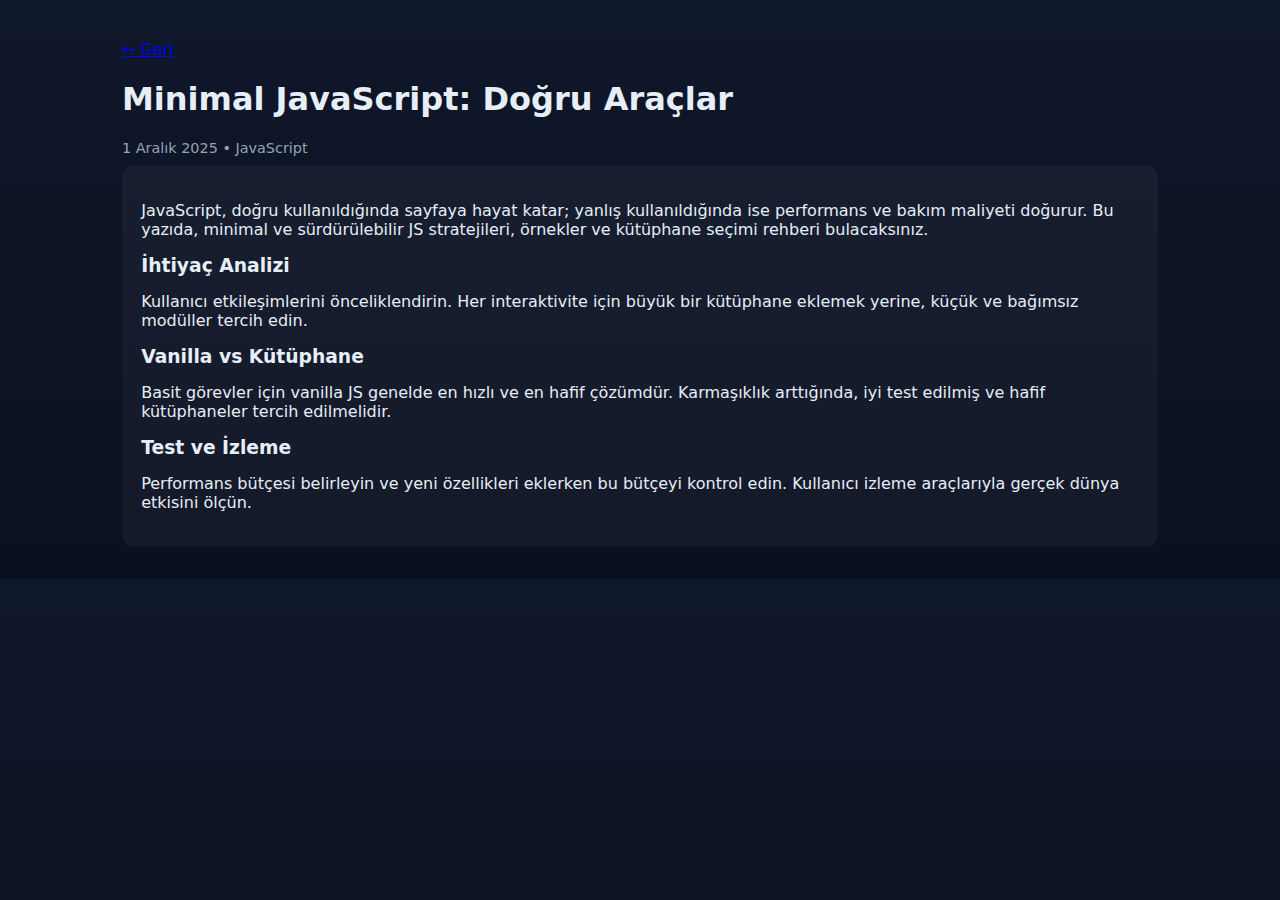
<file: posts/post6.html>
<!doctype html>
<html lang="tr">
<head>
  <meta charset="utf-8">
  <meta name="viewport" content="width=device-width,initial-scale=1">
  <title>Minimal JavaScript: Doğru Araçlar — Afilli Blog</title>
  <link href="../styles.css" rel="stylesheet">
</head>
<body>
  <main class="container" style="padding-top:2.5rem">
    <a href="../index.html">← Geri</a>
    <h1>Minimal JavaScript: Doğru Araçlar</h1>
    <p class="meta">1 Aralık 2025 • JavaScript</p>
    <article class="post card">
      <p>JavaScript, doğru kullanıldığında sayfaya hayat katar; yanlış kullanıldığında ise performans ve bakım maliyeti doğurur. Bu yazıda, minimal ve sürdürülebilir JS stratejileri, örnekler ve kütüphane seçimi rehberi bulacaksınız.</p>

      <h3>İhtiyaç Analizi</h3>
      <p>Kullanıcı etkileşimlerini önceliklendirin. Her interaktivite için büyük bir kütüphane eklemek yerine, küçük ve bağımsız modüller tercih edin.</p>

      <h3>Vanilla vs Kütüphane</h3>
      <p>Basit görevler için vanilla JS genelde en hızlı ve en hafif çözümdür. Karmaşıklık arttığında, iyi test edilmiş ve hafif kütüphaneler tercih edilmelidir.</p>

      <h3>Test ve İzleme</h3>
      <p>Performans bütçesi belirleyin ve yeni özellikleri eklerken bu bütçeyi kontrol edin. Kullanıcı izleme araçlarıyla gerçek dünya etkisini ölçün.</p>
    </article>
  </main>
  <script src="../script.js"></script>
</body>
</html>
</file>
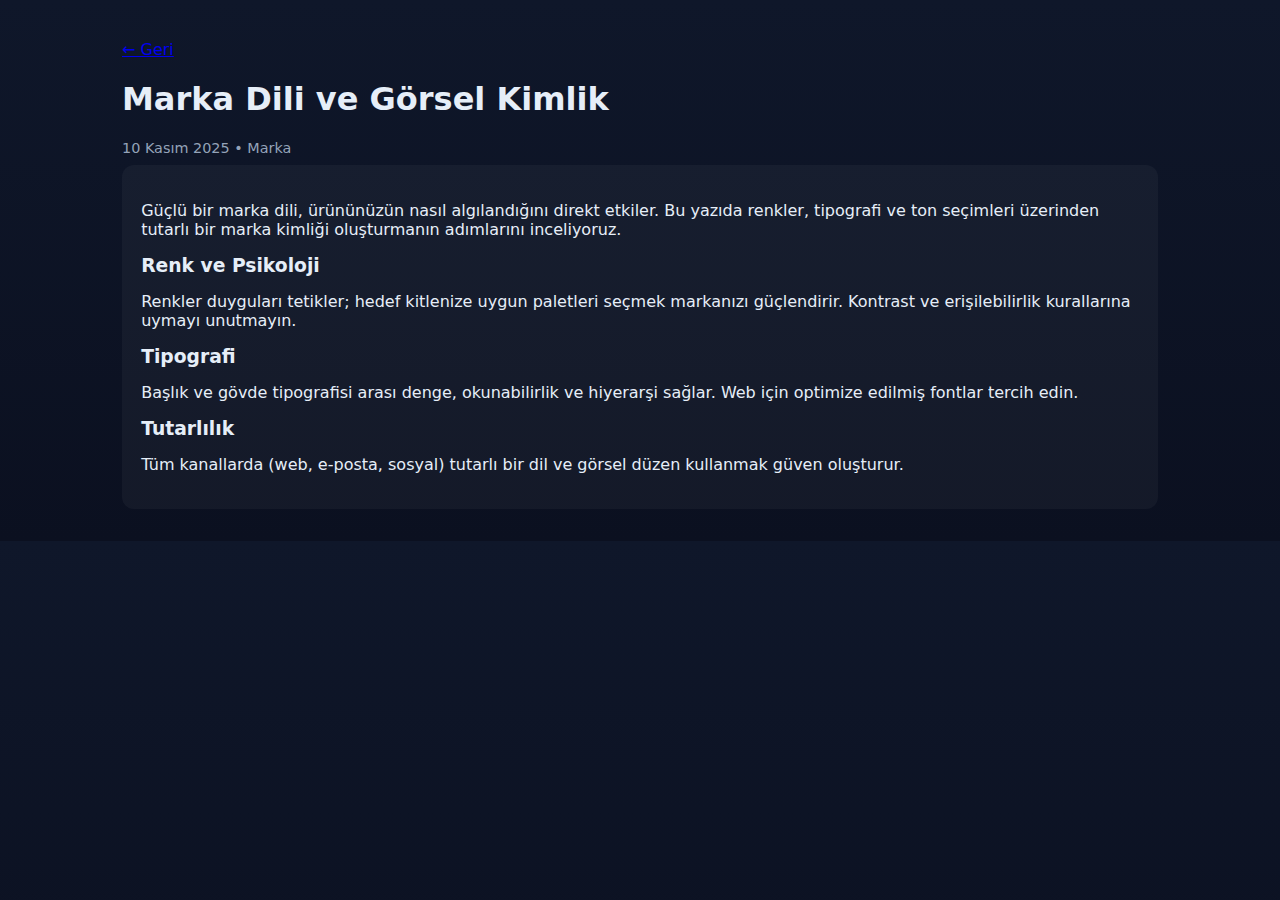
<file: posts/post7.html>
<!doctype html>
<html lang="tr">
<head>
  <script async src="https://www.googletagmanager.com/gtag/js?id=G-BHPZF3HH9C"></script>
  <script>
    window.dataLayer = window.dataLayer || [];
    function gtag(){dataLayer.push(arguments);}
    gtag('js', new Date());

    gtag('config', 'G-BHPZF3HH9C');
  </script>
  <meta charset="utf-8">
  <meta name="viewport" content="width=device-width,initial-scale=1">
  <title>Marka Dili ve Görsel Kimlik — Afilli Blog</title>
  <link href="../styles.css" rel="stylesheet">
</head>
<body>
  <main class="container" style="padding-top:2.5rem">
    <a href="../index.html">← Geri</a>
    <h1>Marka Dili ve Görsel Kimlik</h1>
    <p class="meta">10 Kasım 2025 • Marka</p>
    <article class="post card">
      <p>Güçlü bir marka dili, ürününüzün nasıl algılandığını direkt etkiler. Bu yazıda renkler, tipografi ve ton seçimleri üzerinden tutarlı bir marka kimliği oluşturmanın adımlarını inceliyoruz.</p>

      <h3>Renk ve Psikoloji</h3>
      <p>Renkler duyguları tetikler; hedef kitlenize uygun paletleri seçmek markanızı güçlendirir. Kontrast ve erişilebilirlik kurallarına uymayı unutmayın.</p>

      <h3>Tipografi</h3>
      <p>Başlık ve gövde tipografisi arası denge, okunabilirlik ve hiyerarşi sağlar. Web için optimize edilmiş fontlar tercih edin.</p>

      <h3>Tutarlılık</h3>
      <p>Tüm kanallarda (web, e-posta, sosyal) tutarlı bir dil ve görsel düzen kullanmak güven oluşturur.</p>
    </article>
  </main>
  <script src="../script.js"></script>
</body>
</html>
</file>
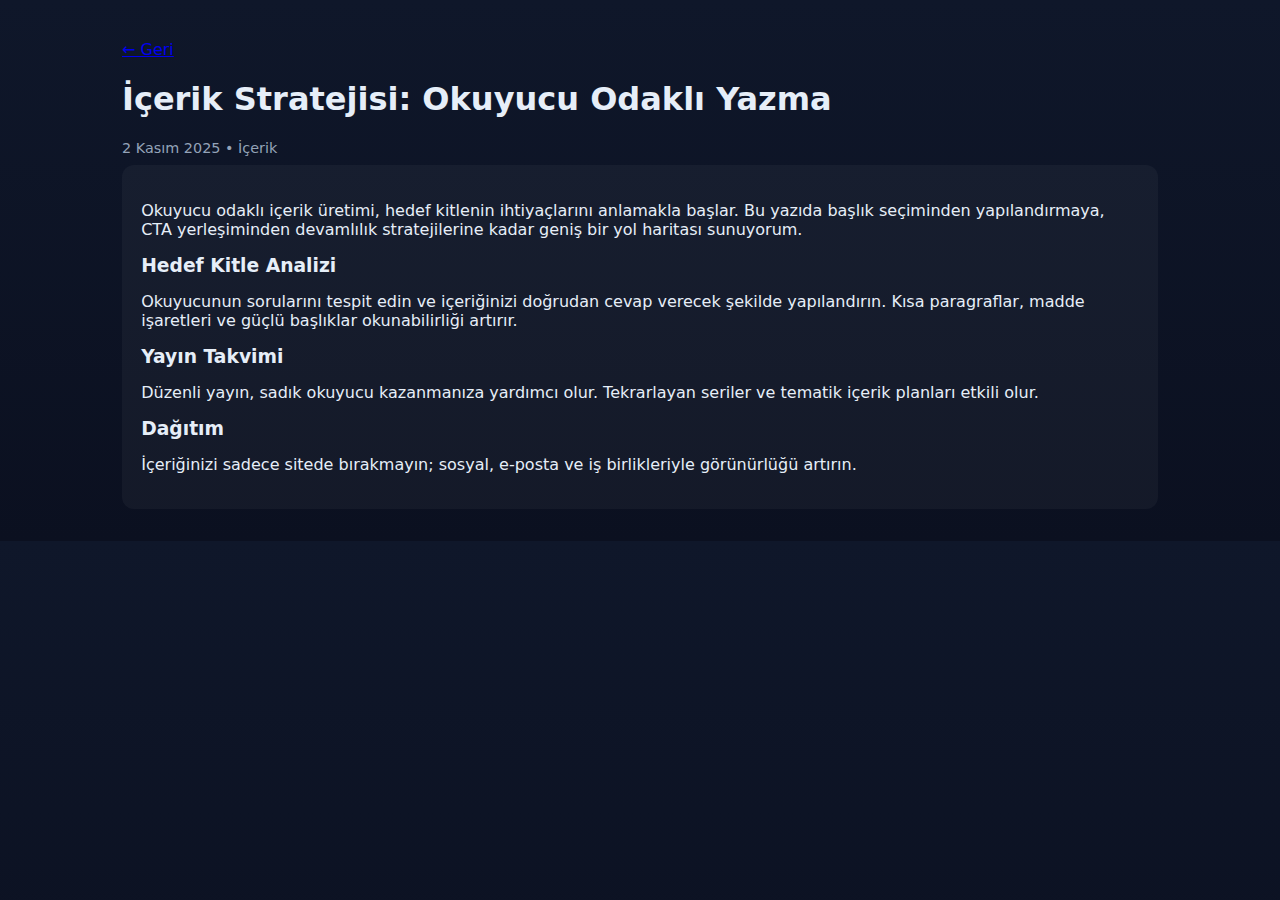
<file: posts/post8.html>
<!doctype html>
<html lang="tr">
<head>
  <script async src="https://www.googletagmanager.com/gtag/js?id=G-BHPZF3HH9C"></script>
  <script>
    window.dataLayer = window.dataLayer || [];
    function gtag(){dataLayer.push(arguments);}
    gtag('js', new Date());

    gtag('config', 'G-BHPZF3HH9C');
  </script>
  <meta charset="utf-8">
  <meta name="viewport" content="width=device-width,initial-scale=1">
  <title>İçerik Stratejisi: Okuyucu Odaklı Yazma — Afilli Blog</title>
  <link href="../styles.css" rel="stylesheet">
</head>
<body>
  <main class="container" style="padding-top:2.5rem">
    <a href="../index.html">← Geri</a>
    <h1>İçerik Stratejisi: Okuyucu Odaklı Yazma</h1>
    <p class="meta">2 Kasım 2025 • İçerik</p>
    <article class="post card">
      <p>Okuyucu odaklı içerik üretimi, hedef kitlenin ihtiyaçlarını anlamakla başlar. Bu yazıda başlık seçiminden yapılandırmaya, CTA yerleşiminden devamlılık stratejilerine kadar geniş bir yol haritası sunuyorum.</p>

      <h3>Hedef Kitle Analizi</h3>
      <p>Okuyucunun sorularını tespit edin ve içeriğinizi doğrudan cevap verecek şekilde yapılandırın. Kısa paragraflar, madde işaretleri ve güçlü başlıklar okunabilirliği artırır.</p>

      <h3>Yayın Takvimi</h3>
      <p>Düzenli yayın, sadık okuyucu kazanmanıza yardımcı olur. Tekrarlayan seriler ve tematik içerik planları etkili olur.</p>

      <h3>Dağıtım</h3>
      <p>İçeriğinizi sadece sitede bırakmayın; sosyal, e-posta ve iş birlikleriyle görünürlüğü artırın.</p>
    </article>
  </main>
  <script src="../script.js"></script>
</body>
</html>
</file>
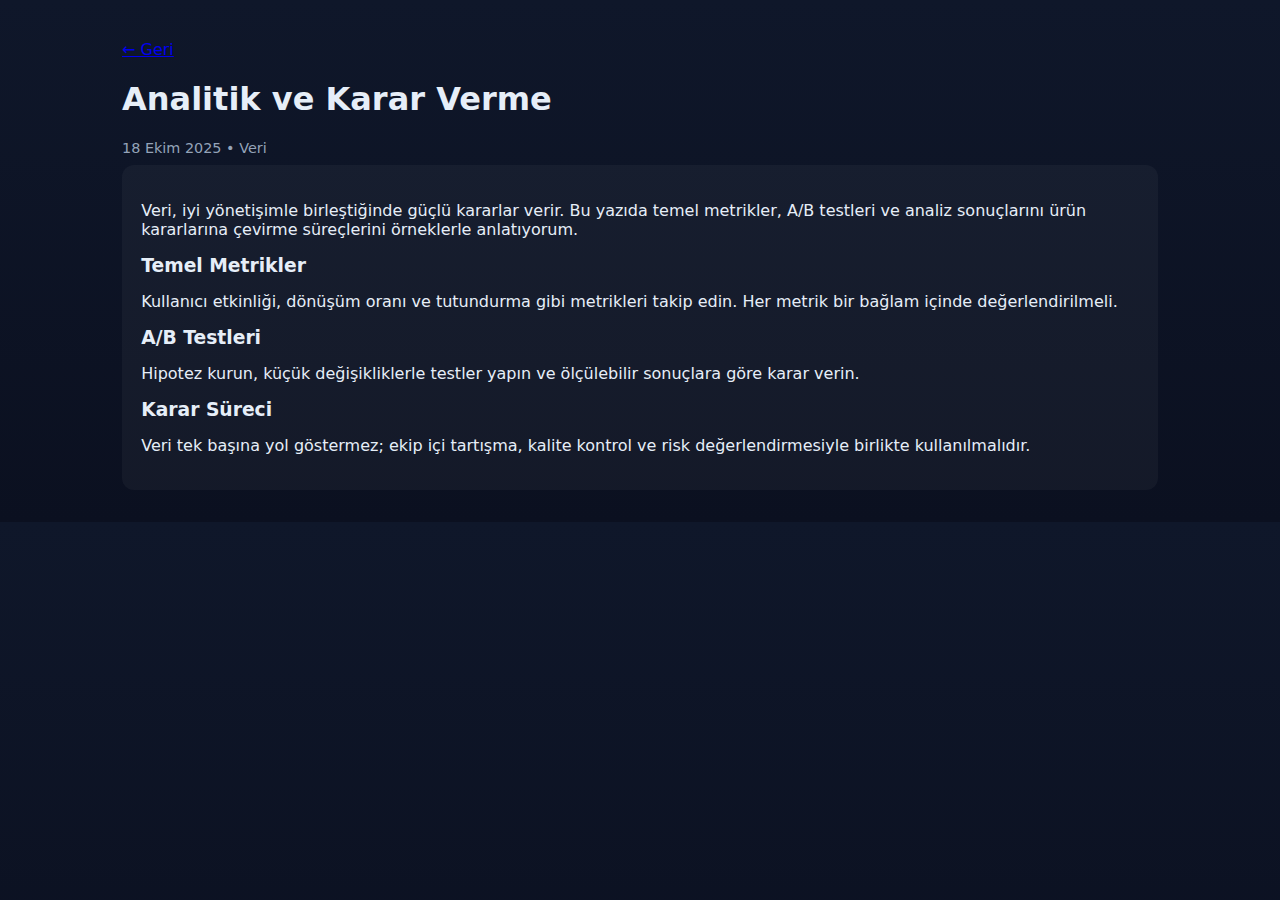
<file: posts/post9.html>
<!doctype html>
<html lang="tr">
<head>
  <script async src="https://www.googletagmanager.com/gtag/js?id=G-BHPZF3HH9C"></script>
  <script>
    window.dataLayer = window.dataLayer || [];
    function gtag(){dataLayer.push(arguments);}
    gtag('js', new Date());

    gtag('config', 'G-BHPZF3HH9C');
  </script>
  <meta charset="utf-8">
  <meta name="viewport" content="width=device-width,initial-scale=1">
  <title>Analitik ve Karar Verme — Afilli Blog</title>
  <link href="../styles.css" rel="stylesheet">
</head>
<body>
  <main class="container" style="padding-top:2.5rem">
    <a href="../index.html">← Geri</a>
    <h1>Analitik ve Karar Verme</h1>
    <p class="meta">18 Ekim 2025 • Veri</p>
    <article class="post card">
      <p>Veri, iyi yönetişimle birleştiğinde güçlü kararlar verir. Bu yazıda temel metrikler, A/B testleri ve analiz sonuçlarını ürün kararlarına çevirme süreçlerini örneklerle anlatıyorum.</p>

      <h3>Temel Metrikler</h3>
      <p>Kullanıcı etkinliği, dönüşüm oranı ve tutundurma gibi metrikleri takip edin. Her metrik bir bağlam içinde değerlendirilmeli.</p>

      <h3>A/B Testleri</h3>
      <p>Hipotez kurun, küçük değişikliklerle testler yapın ve ölçülebilir sonuçlara göre karar verin.</p>

      <h3>Karar Süreci</h3>
      <p>Veri tek başına yol göstermez; ekip içi tartışma, kalite kontrol ve risk değerlendirmesiyle birlikte kullanılmalıdır.</p>
    </article>
  </main>
  <script src="../script.js"></script>
</body>
</html>
</file>
<file: styles.css>
:root{
  --bg1: #0f172a;
  --bg2: #0b1020;
  --accent: #7c3aed;
  --muted: #94a3b8;
  --card: rgba(255,255,255,0.04);
  --glass: rgba(255,255,255,0.03);
}
*{box-sizing:border-box}
body{font-family:'Poppins',system-ui,Segoe UI,Roboto,Arial; margin:0; color:#e6eef8; background:linear-gradient(180deg,var(--bg1),var(--bg2)); -webkit-font-smoothing:antialiased}
.container{max-width:1100px;margin:0 auto;padding:2rem}
.site-header{padding:1rem 0}
.header-row{display:flex;align-items:center;justify-content:space-between;gap:1rem}
.brand{font-weight:700;font-size:1.25rem;color:white;text-decoration:none}
.brand span{color:var(--accent)}
.nav-toggle{display:none;background:transparent;border:1px solid rgba(255,255,255,0.04);color:var(--muted);padding:.45rem .6rem;border-radius:8px}
.site-nav a{color:var(--muted);margin-left:1rem;text-decoration:none}
.hero{padding:6rem 0;background:linear-gradient(135deg,rgba(124,58,237,0.12),transparent);background-size:200% 200%;animation:shift 8s ease-in-out infinite}
.hero-inner h1{font-size:2.6rem;margin:0 0 .5rem}
.lead{color:var(--muted);margin:0 0 1rem}
.cta{display:inline-block;padding:.6rem 1rem;background:linear-gradient(90deg,var(--accent),#5b21b6);color:white;border-radius:10px;text-decoration:none;box-shadow:0 8px 30px rgba(92,45,140,0.18);transition:transform .18s}
.cta:hover{transform:translateY(-4px)}
.posts h2{margin-top:0}
.grid{display:grid;grid-template-columns:repeat(auto-fit,minmax(260px,1fr));gap:1.2rem}
.card{background:var(--card);padding:1.2rem;border-radius:12px;transition:transform .18s,box-shadow .18s}
.card a{text-decoration:none;color:inherit;display:block}
.card:hover{transform:translateY(-6px);box-shadow:0 20px 40px rgba(2,6,23,0.6)}
.card h3{margin:.2rem 0 .3rem}
.meta{color:var(--muted);font-size:.9rem;margin:0 0 .6rem}
.about{margin:3rem 0}
.site-footer{padding:2rem 0;color:var(--muted)}

/* reveal animation */
.reveal{opacity:0;transform:translateY(18px);transition:opacity .6s ease,transform .6s ease}
.reveal.visible{opacity:1;transform:none}

@keyframes shift{0%{background-position:0% 50%}50%{background-position:100% 50%}100%{background-position:0% 50%}}

/* Blog layout */
.blog-layout{display:grid;grid-template-columns:1fr 320px;gap:2rem;padding-top:2rem}
.content{min-width:0}
.sidebar .widget{background:var(--glass);padding:1rem;border-radius:10px;margin-bottom:1rem}
.search{width:100%;padding:.6rem .8rem;border-radius:8px;border:1px solid rgba(255,255,255,0.04);background:transparent;color:inherit}
.recent-posts{list-style:none;padding:0;margin:0}
.recent-posts li{padding:.35rem 0}
.tag{display:inline-block;background:rgba(255,255,255,0.03);padding:.25rem .5rem;border-radius:8px;margin-right:.4rem;color:var(--muted);font-size:.85rem}
.tags{margin-top:.6rem}
.tag-filter{background:transparent;border:1px solid rgba(255,255,255,0.04);color:var(--muted);padding:.35rem .6rem;border-radius:8px;margin:.15rem;cursor:pointer}
.post-list .post-item{display:block}
.post-list .post-item p{color:var(--muted)}
.visually-hidden{position:absolute!important;height:1px;width:1px;overflow:hidden;clip:rect(1px,1px,1px,1px);white-space:nowrap}

/* Responsive nav */
@media (max-width:800px){
  .nav-toggle{display:block}
  .site-nav{position:absolute;right:1rem;top:64px;background:linear-gradient(180deg,rgba(255,255,255,0.03),rgba(255,255,255,0.02));backdrop-filter:blur(6px);padding:.8rem;border-radius:10px;display:none;flex-direction:column;min-width:140px}
  .site-nav a{margin:0;padding:.5rem 0}
  .site-nav.open{display:flex}
}

@media (max-width:600px){.hero-inner h1{font-size:1.8rem}}
</file>
